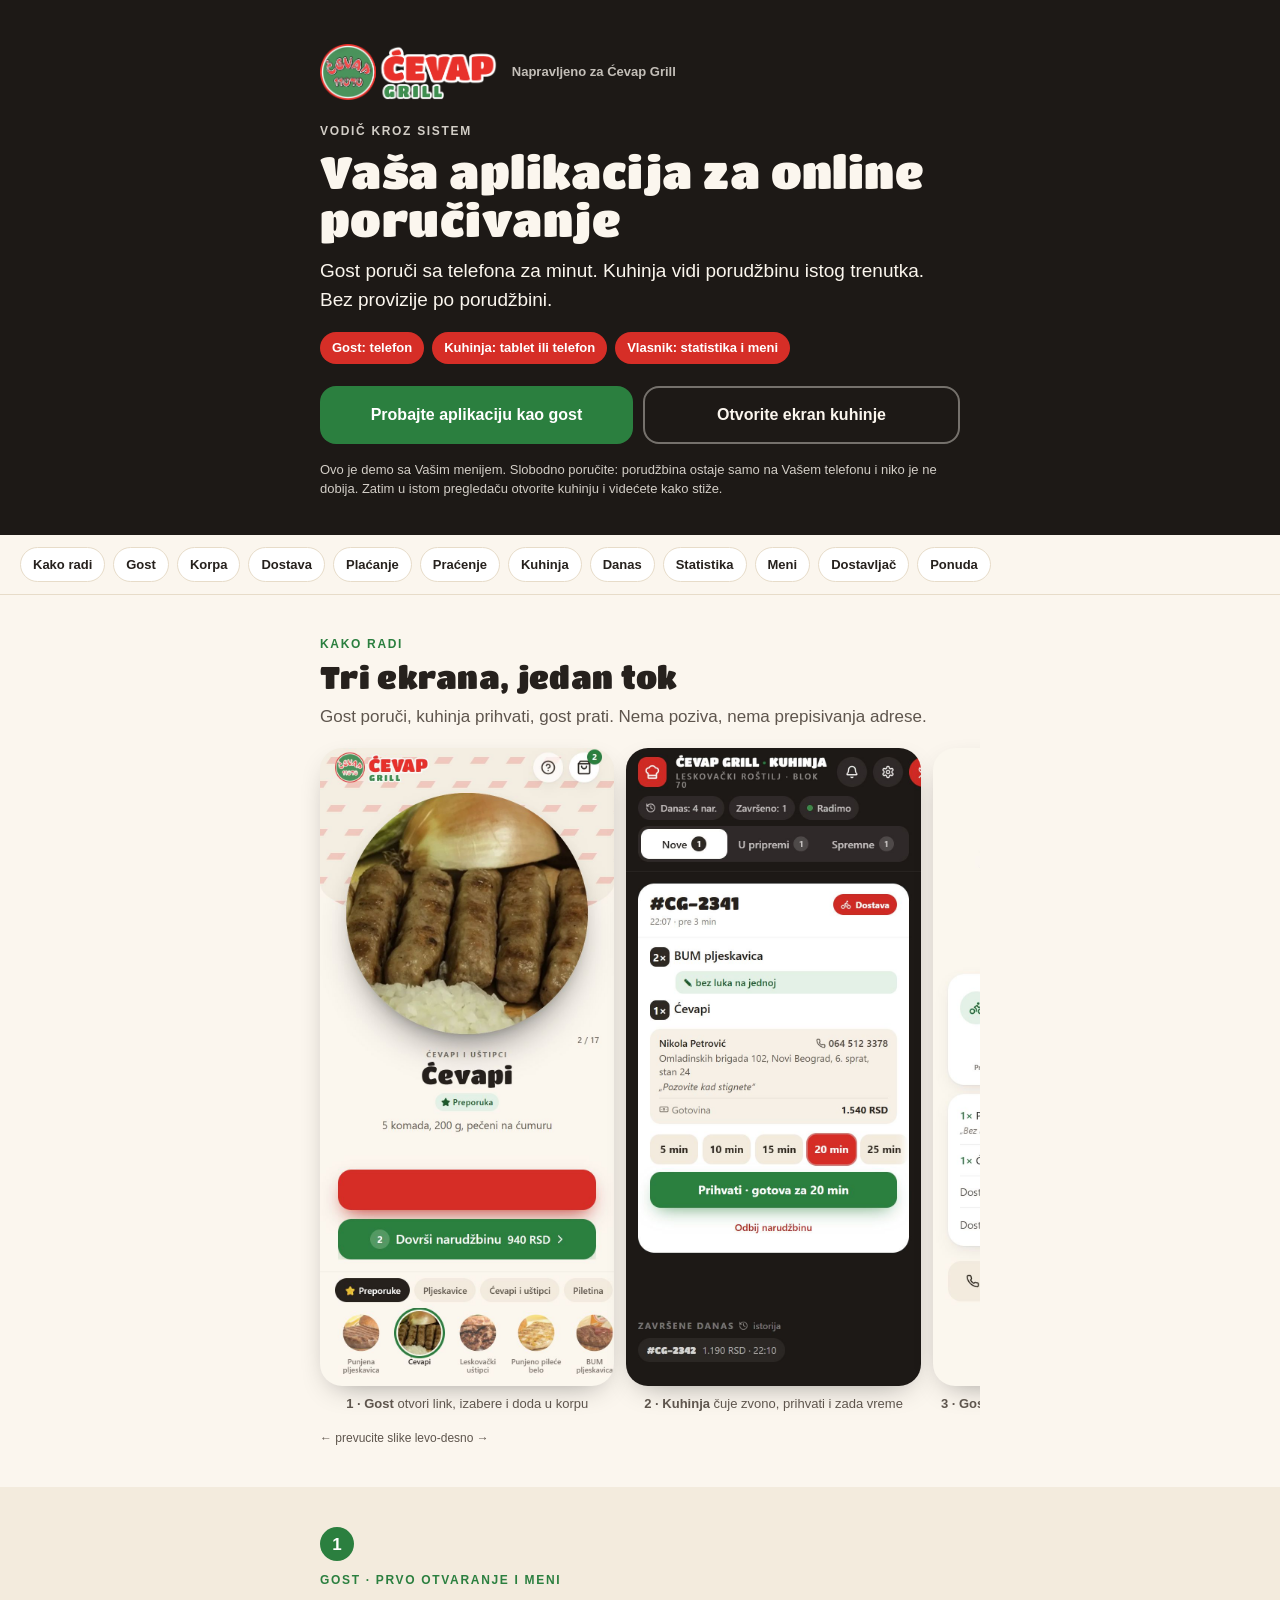
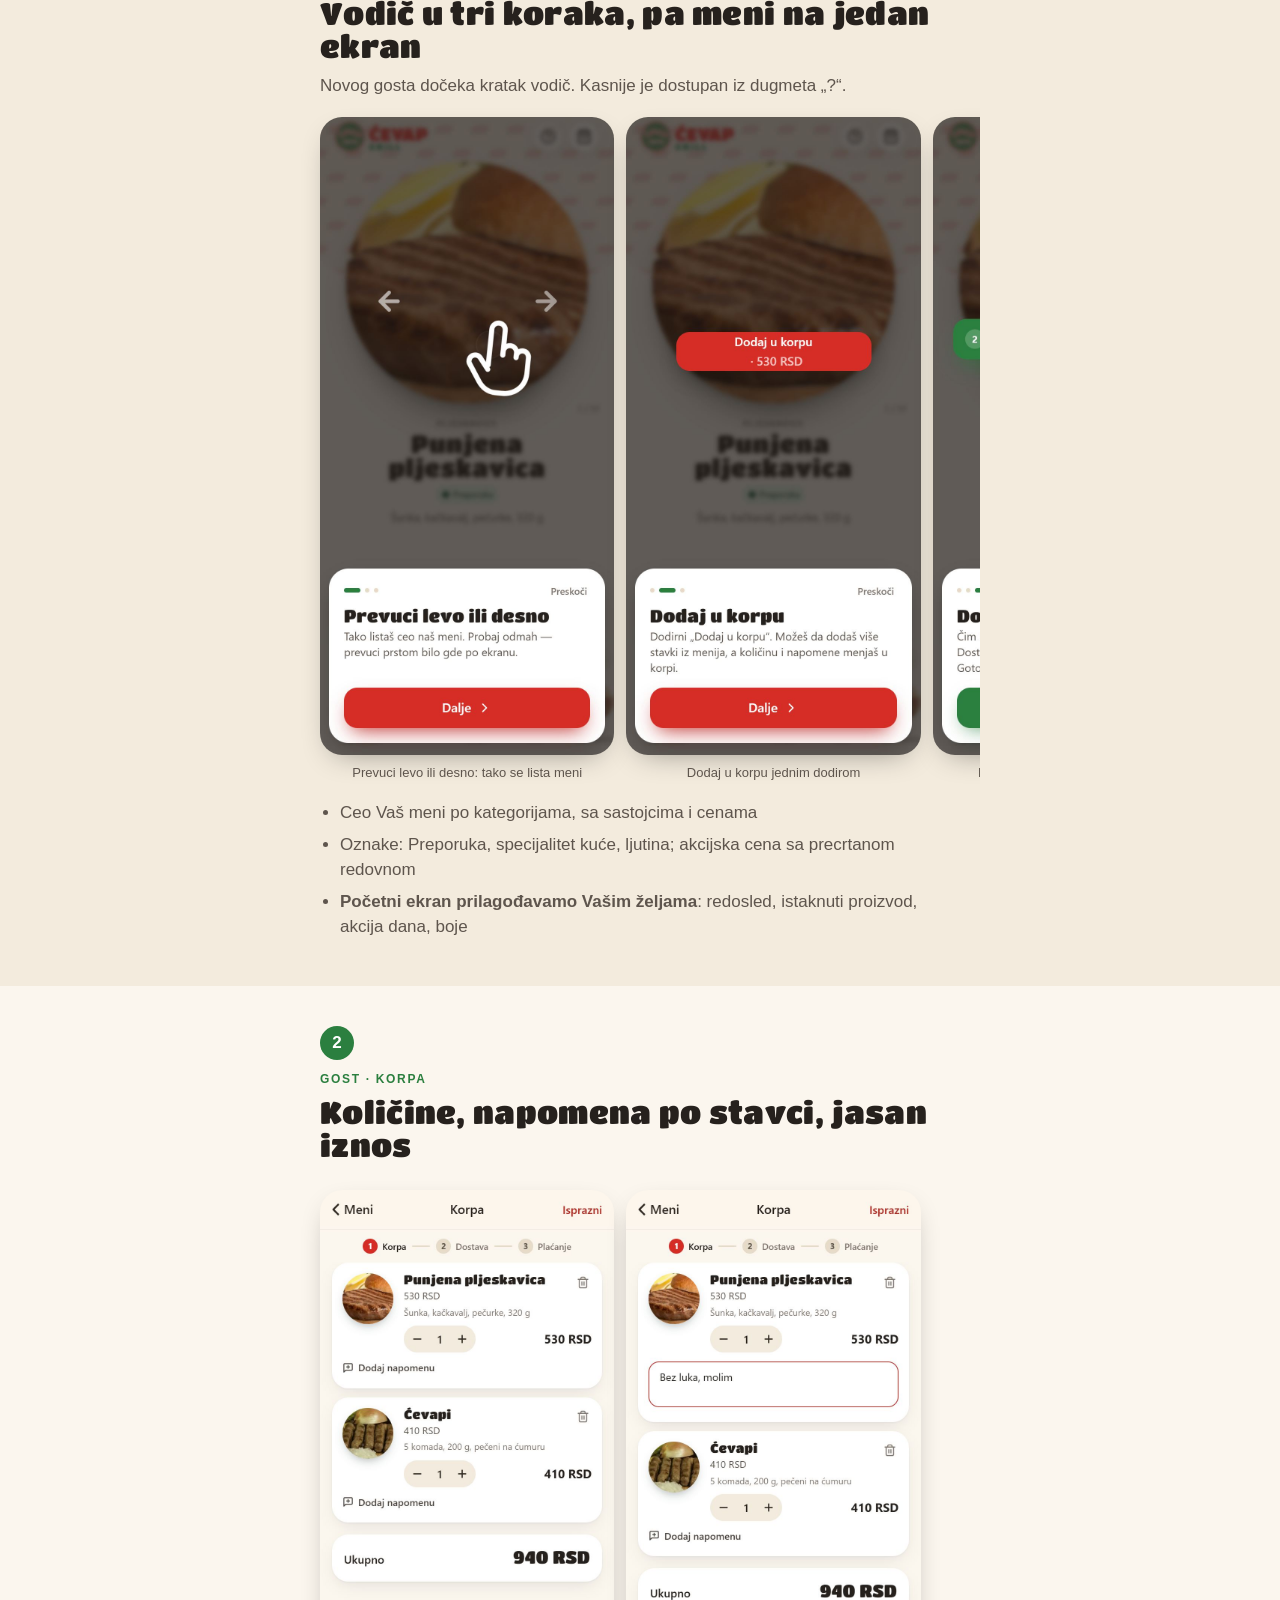
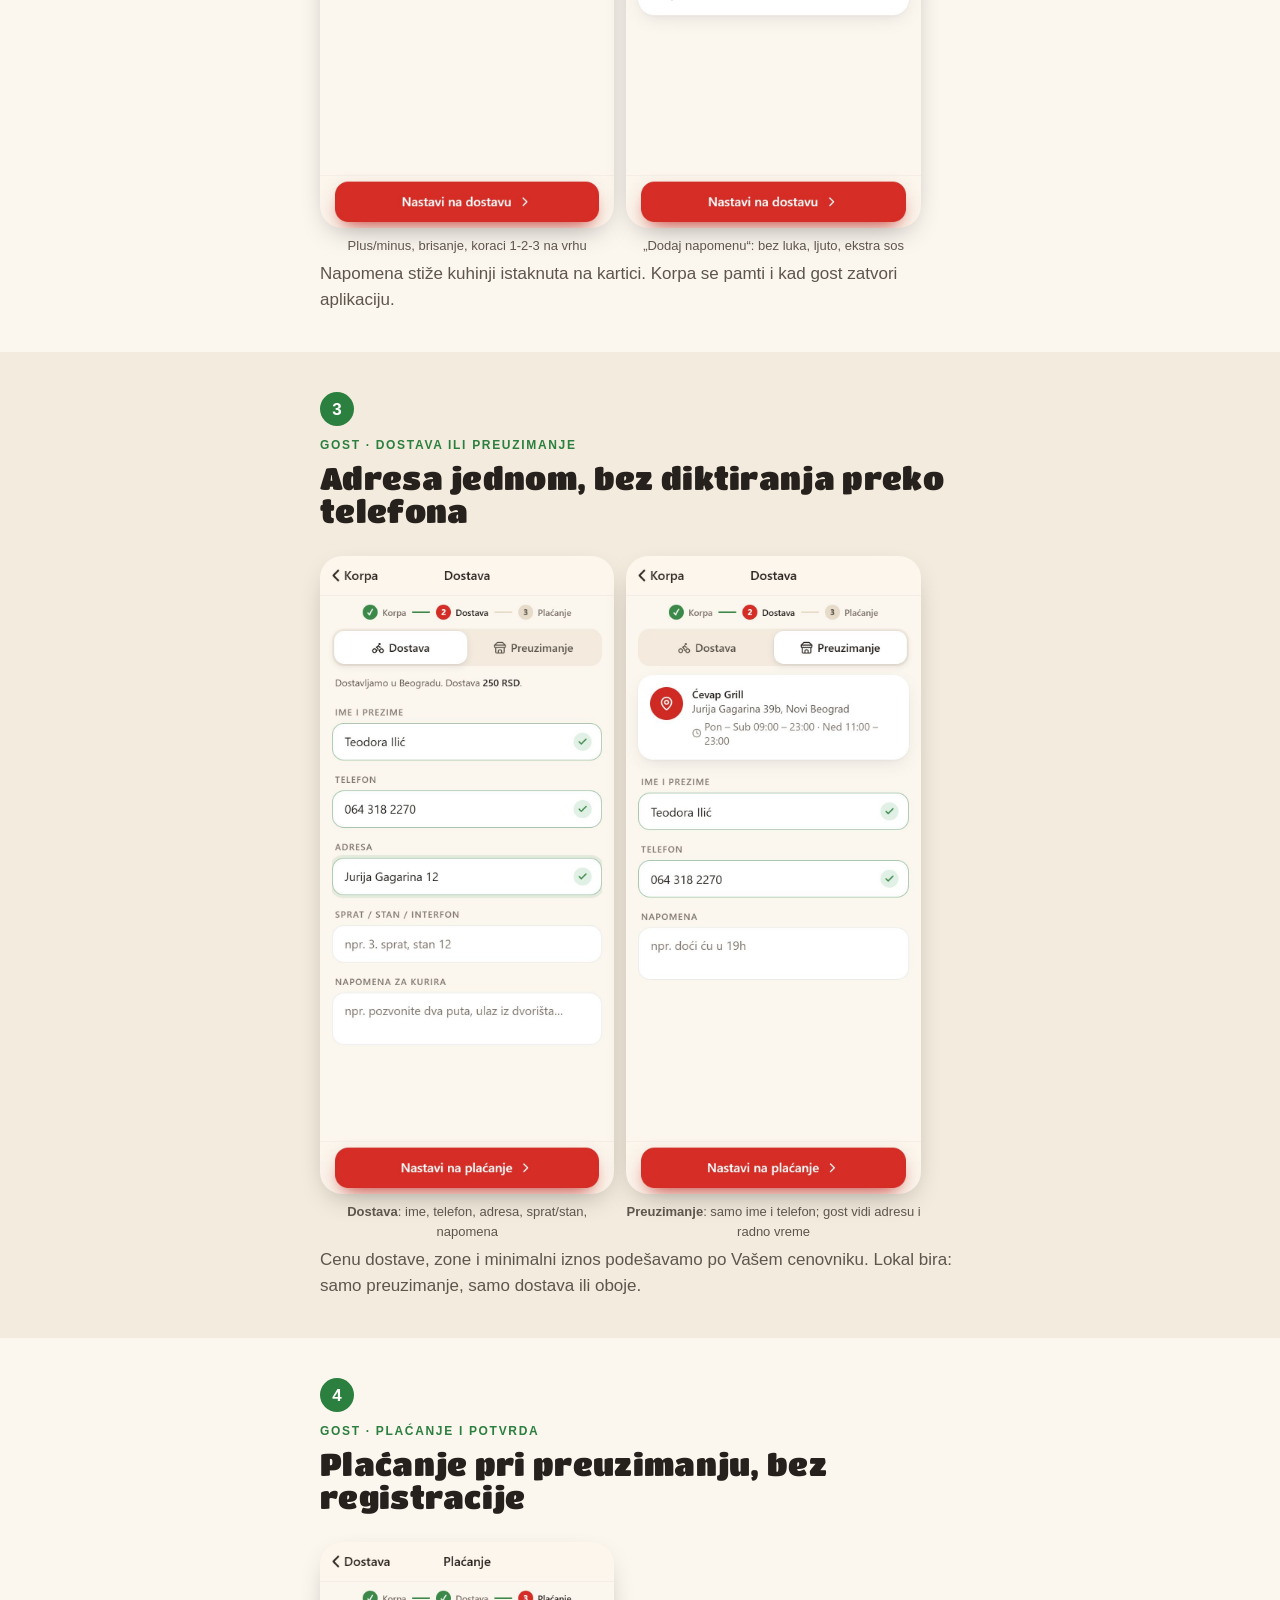
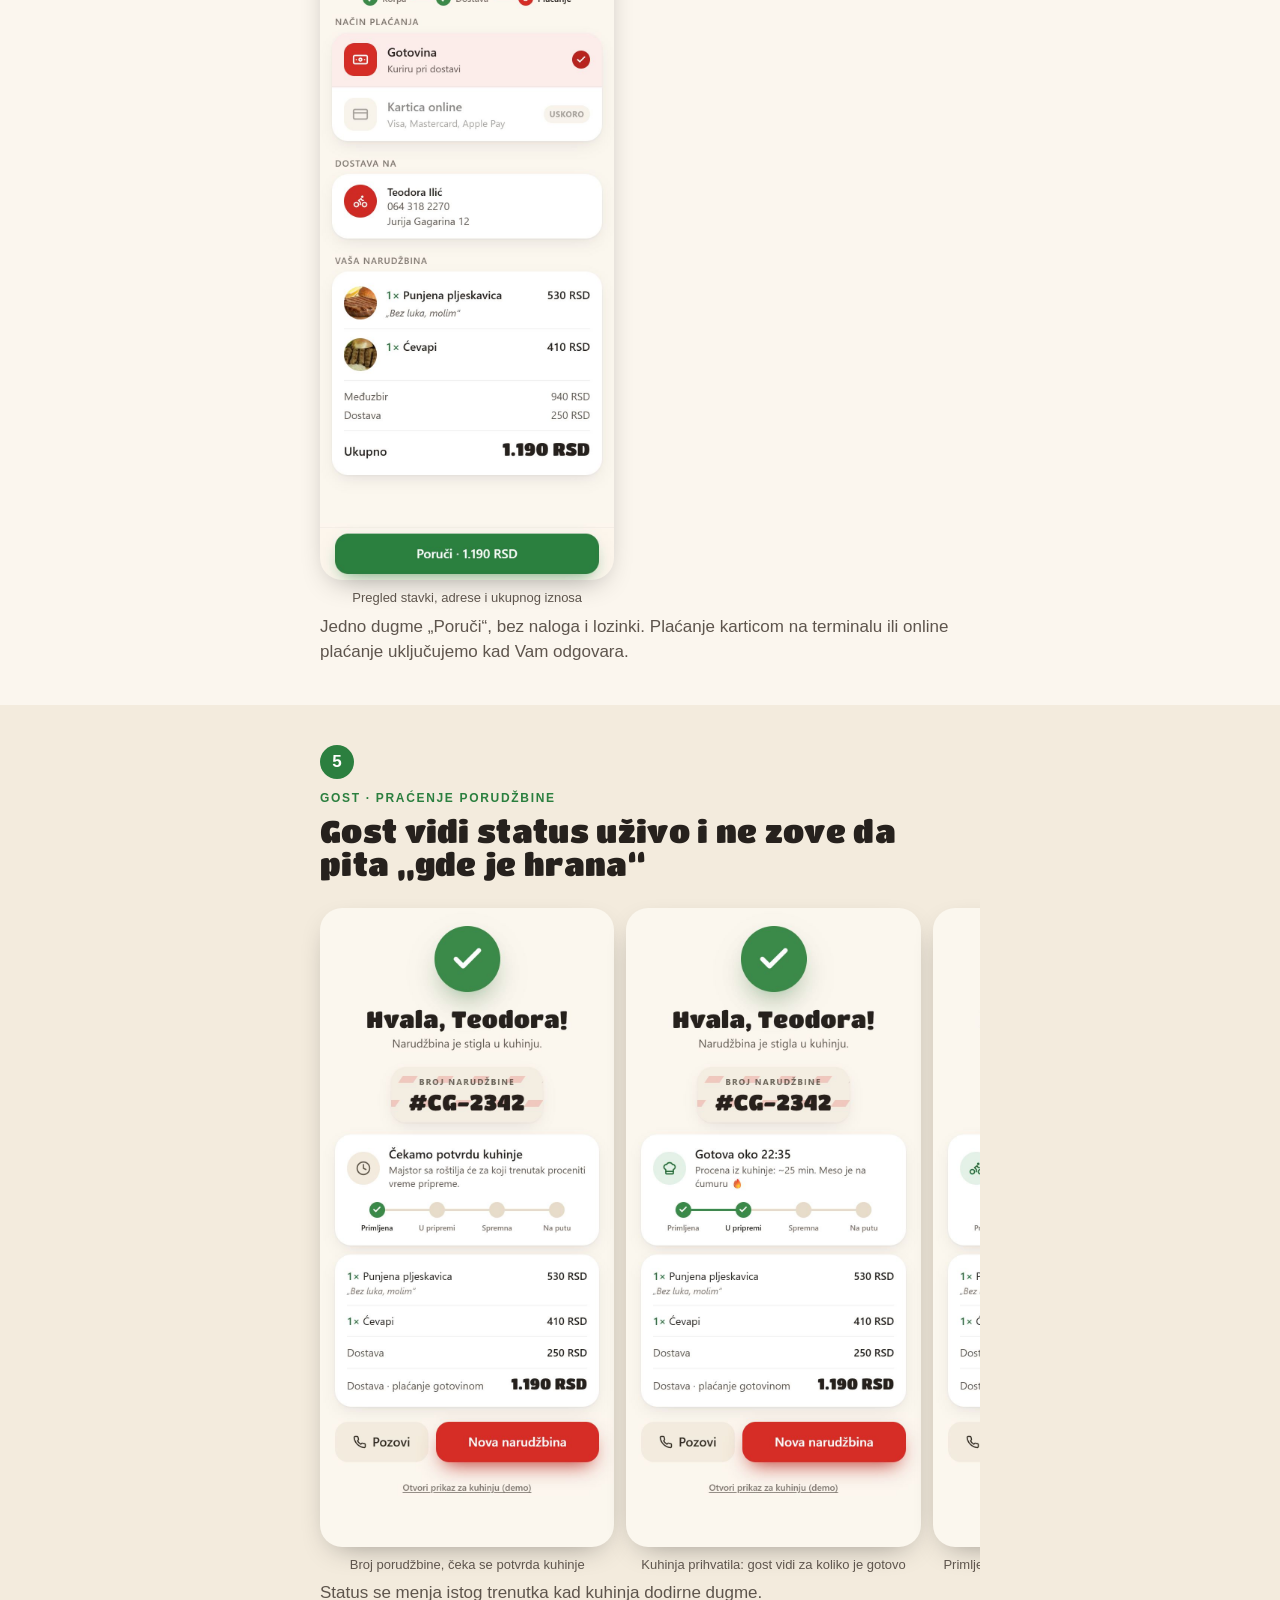
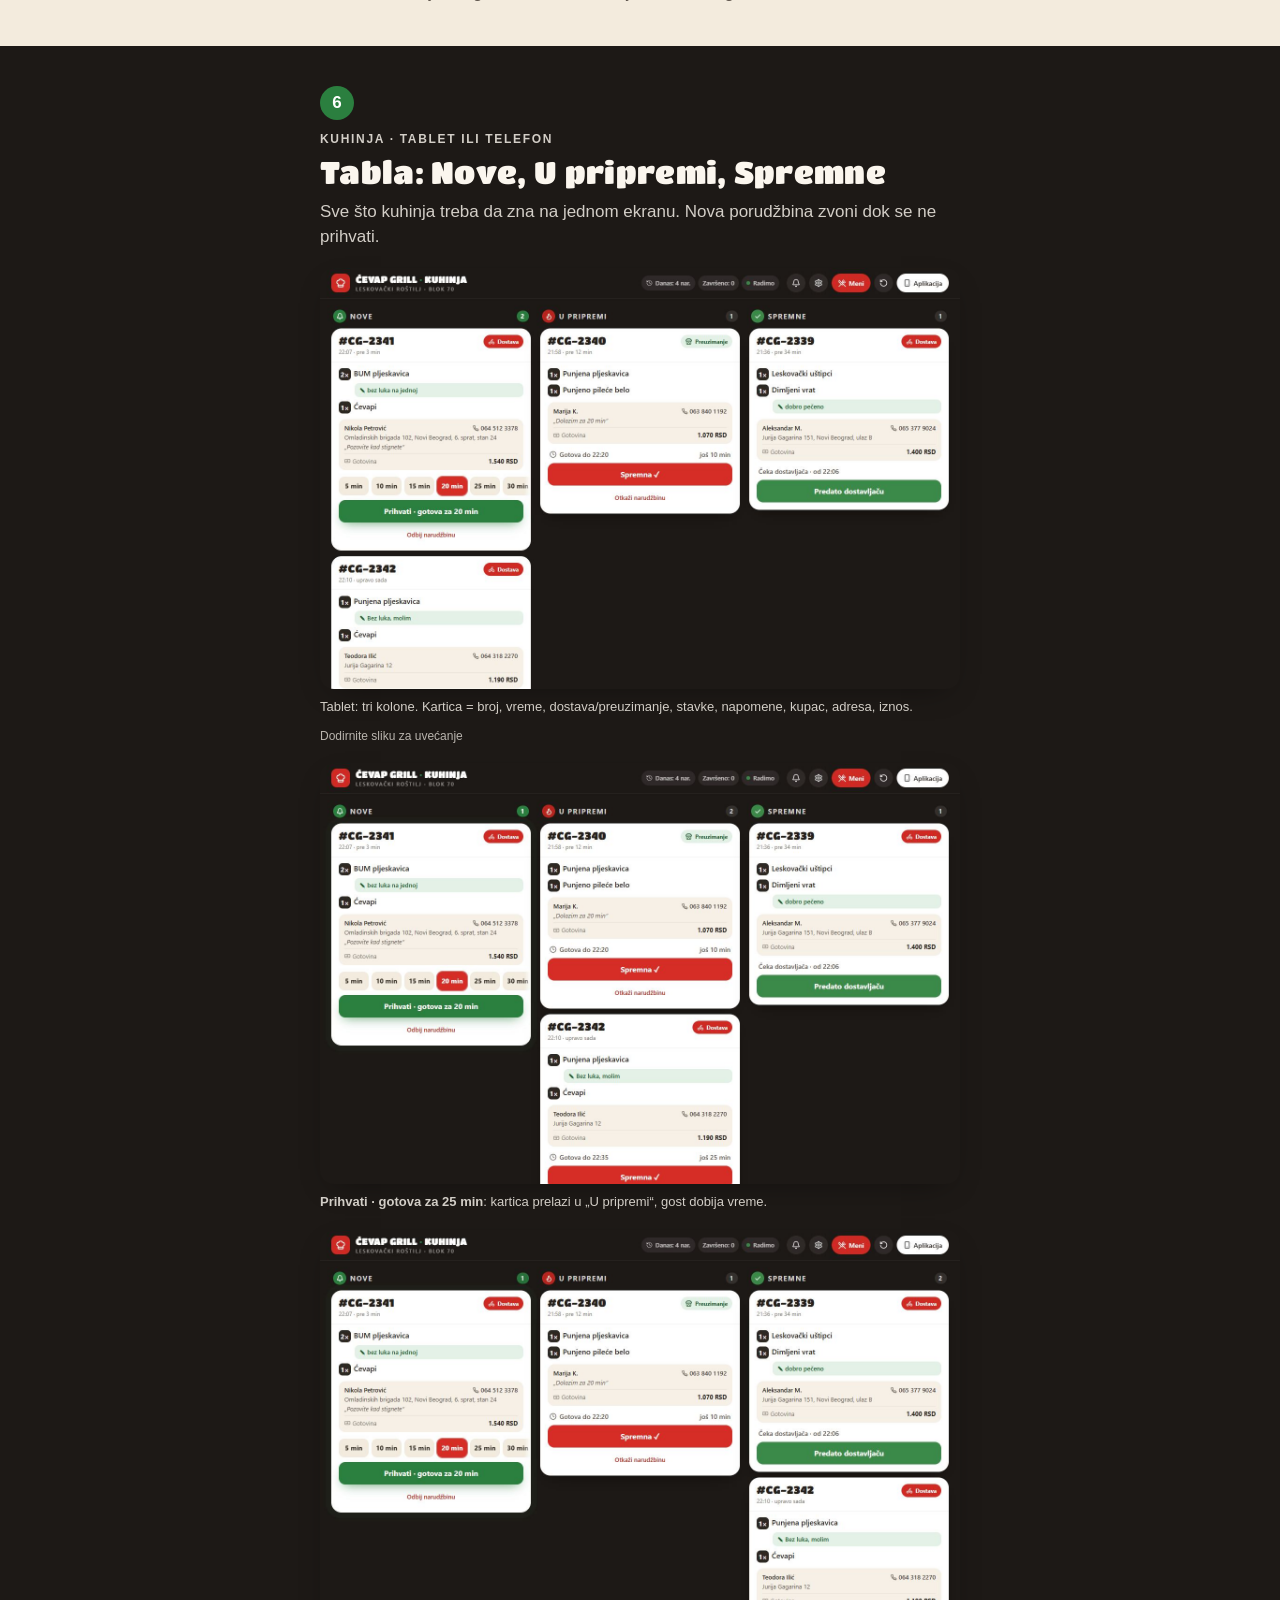
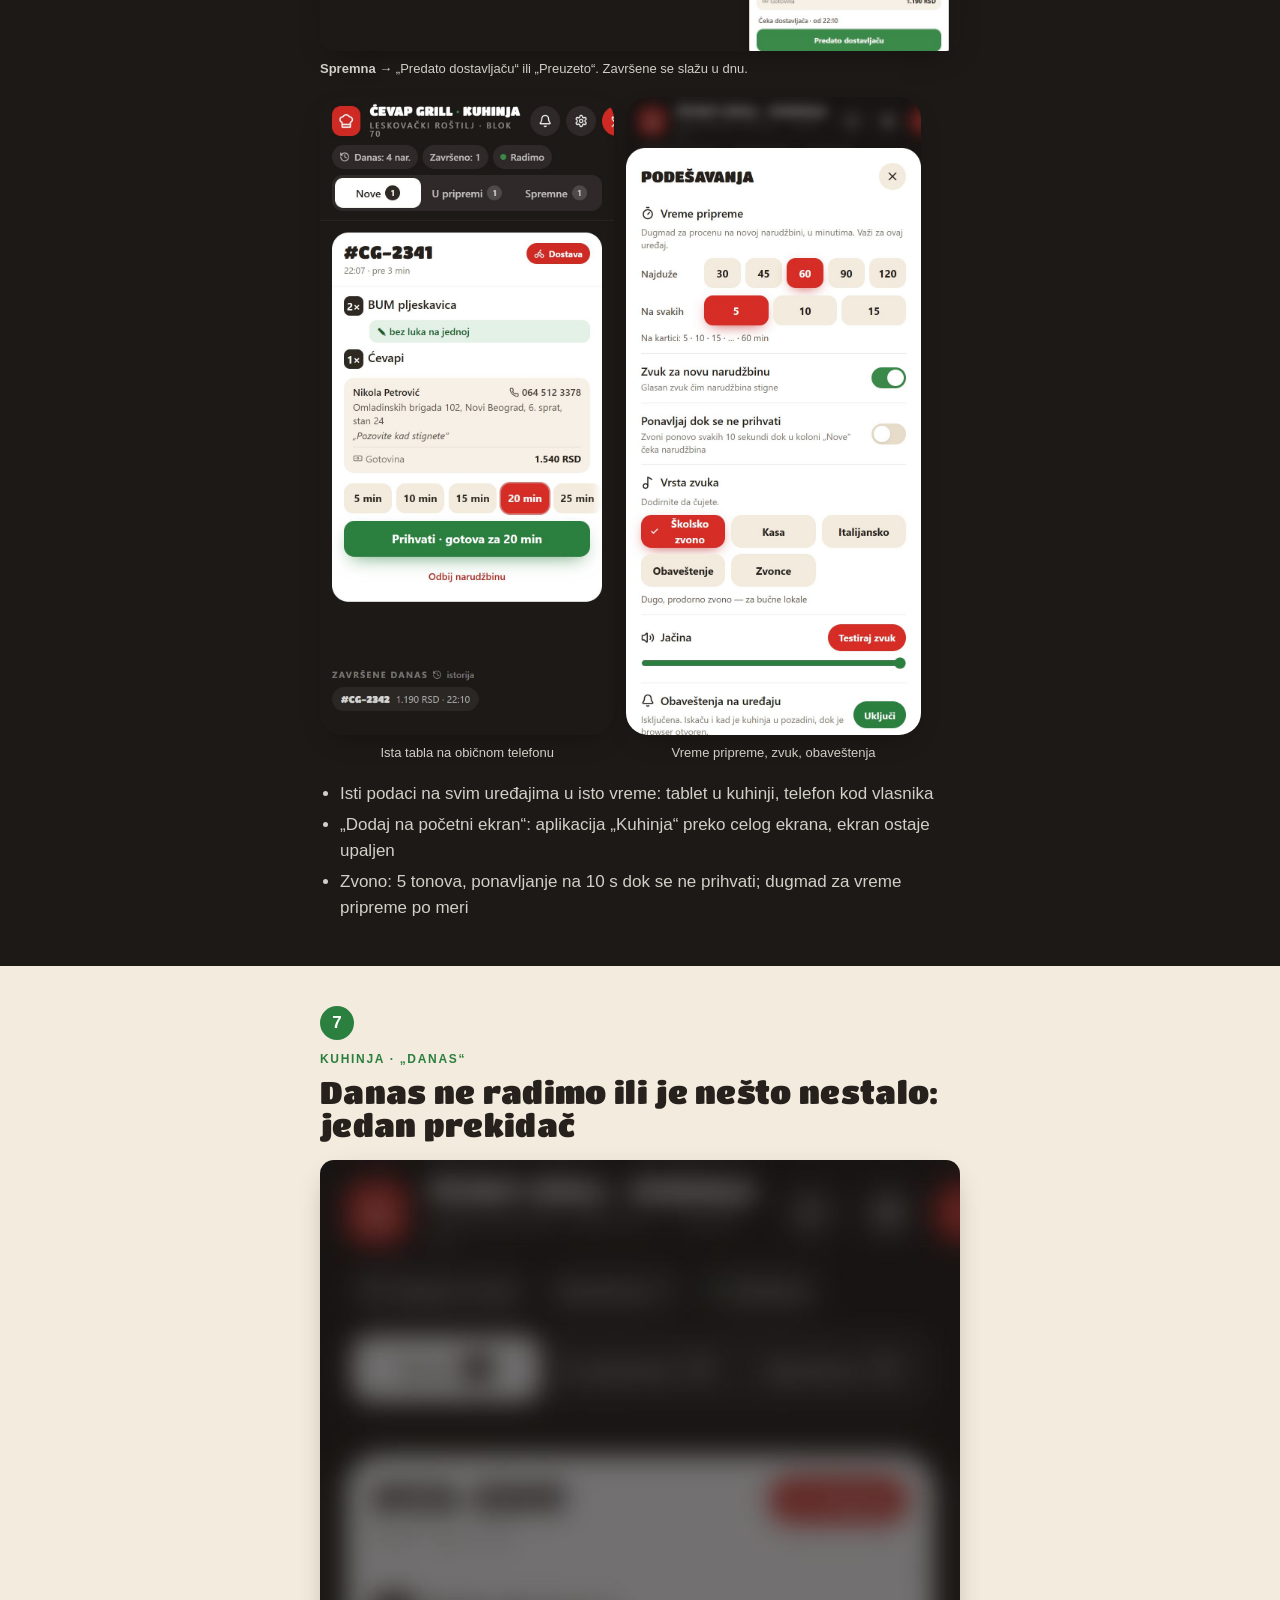
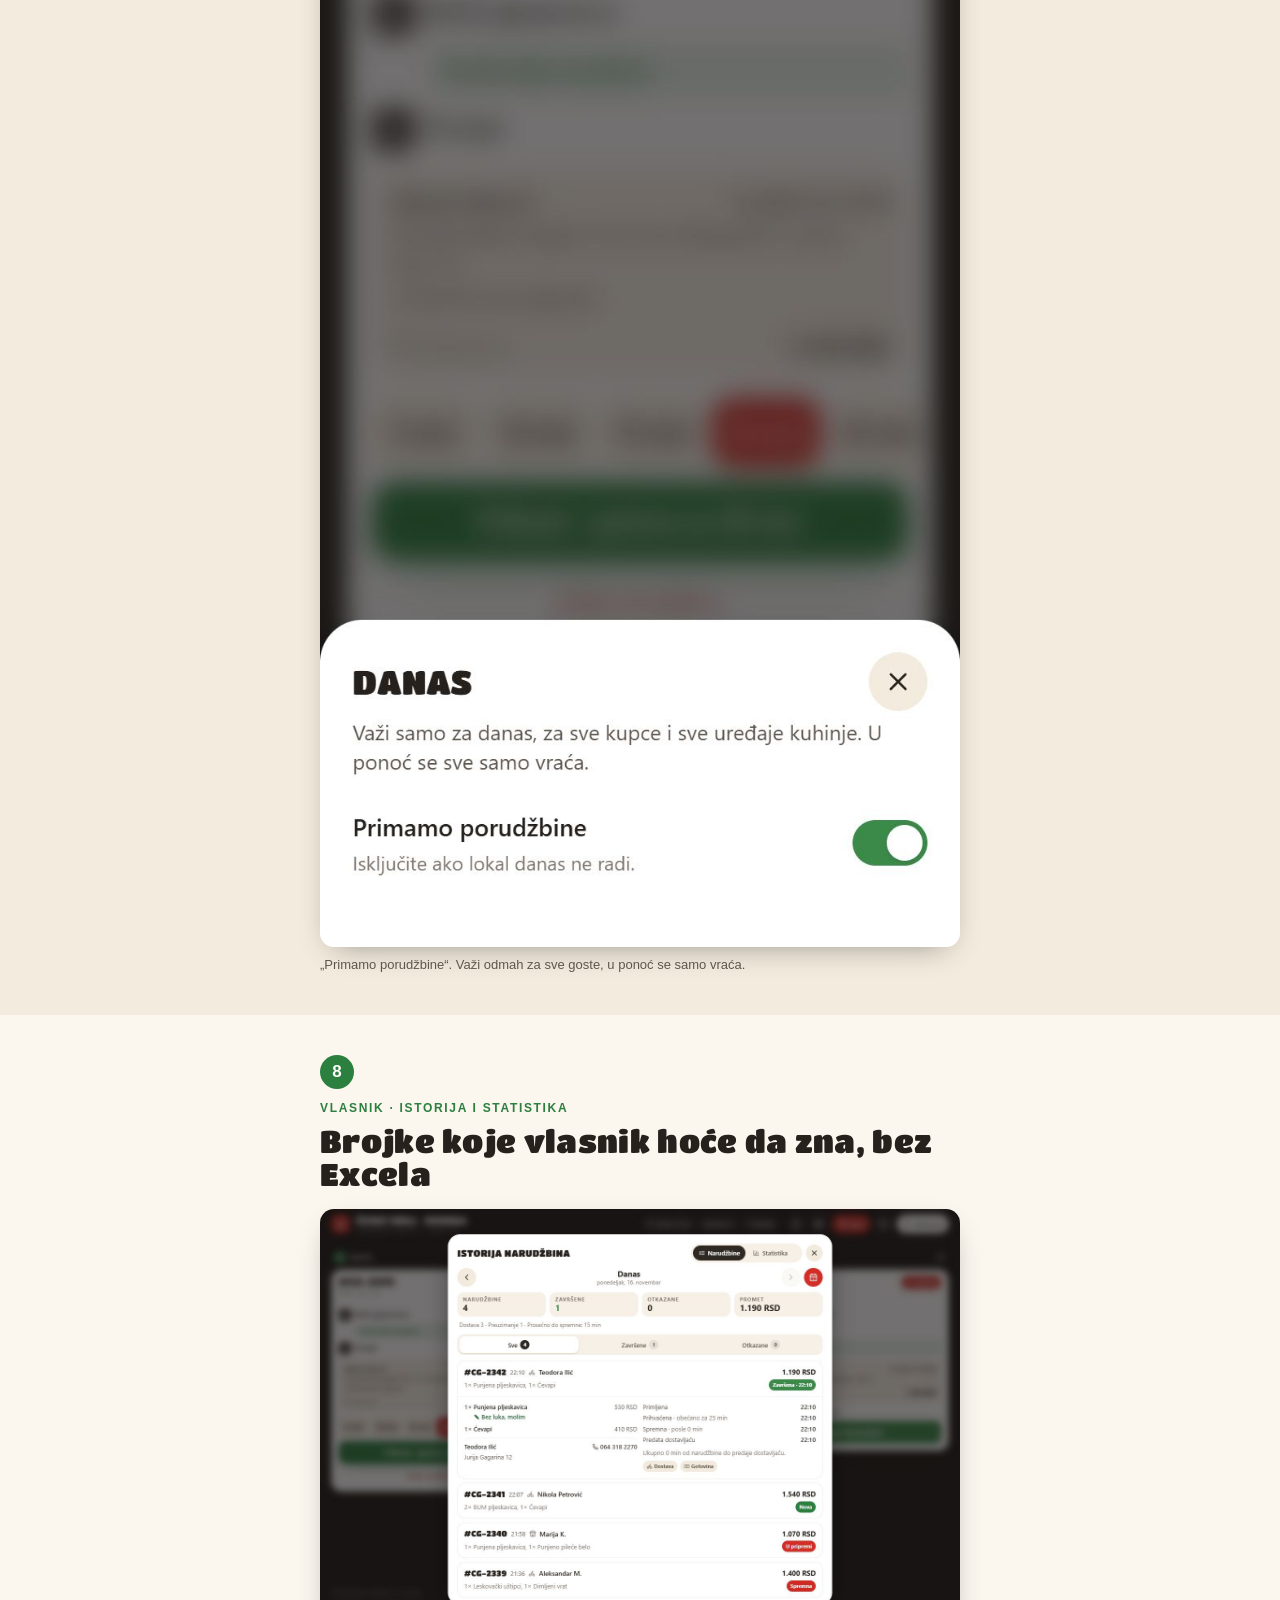
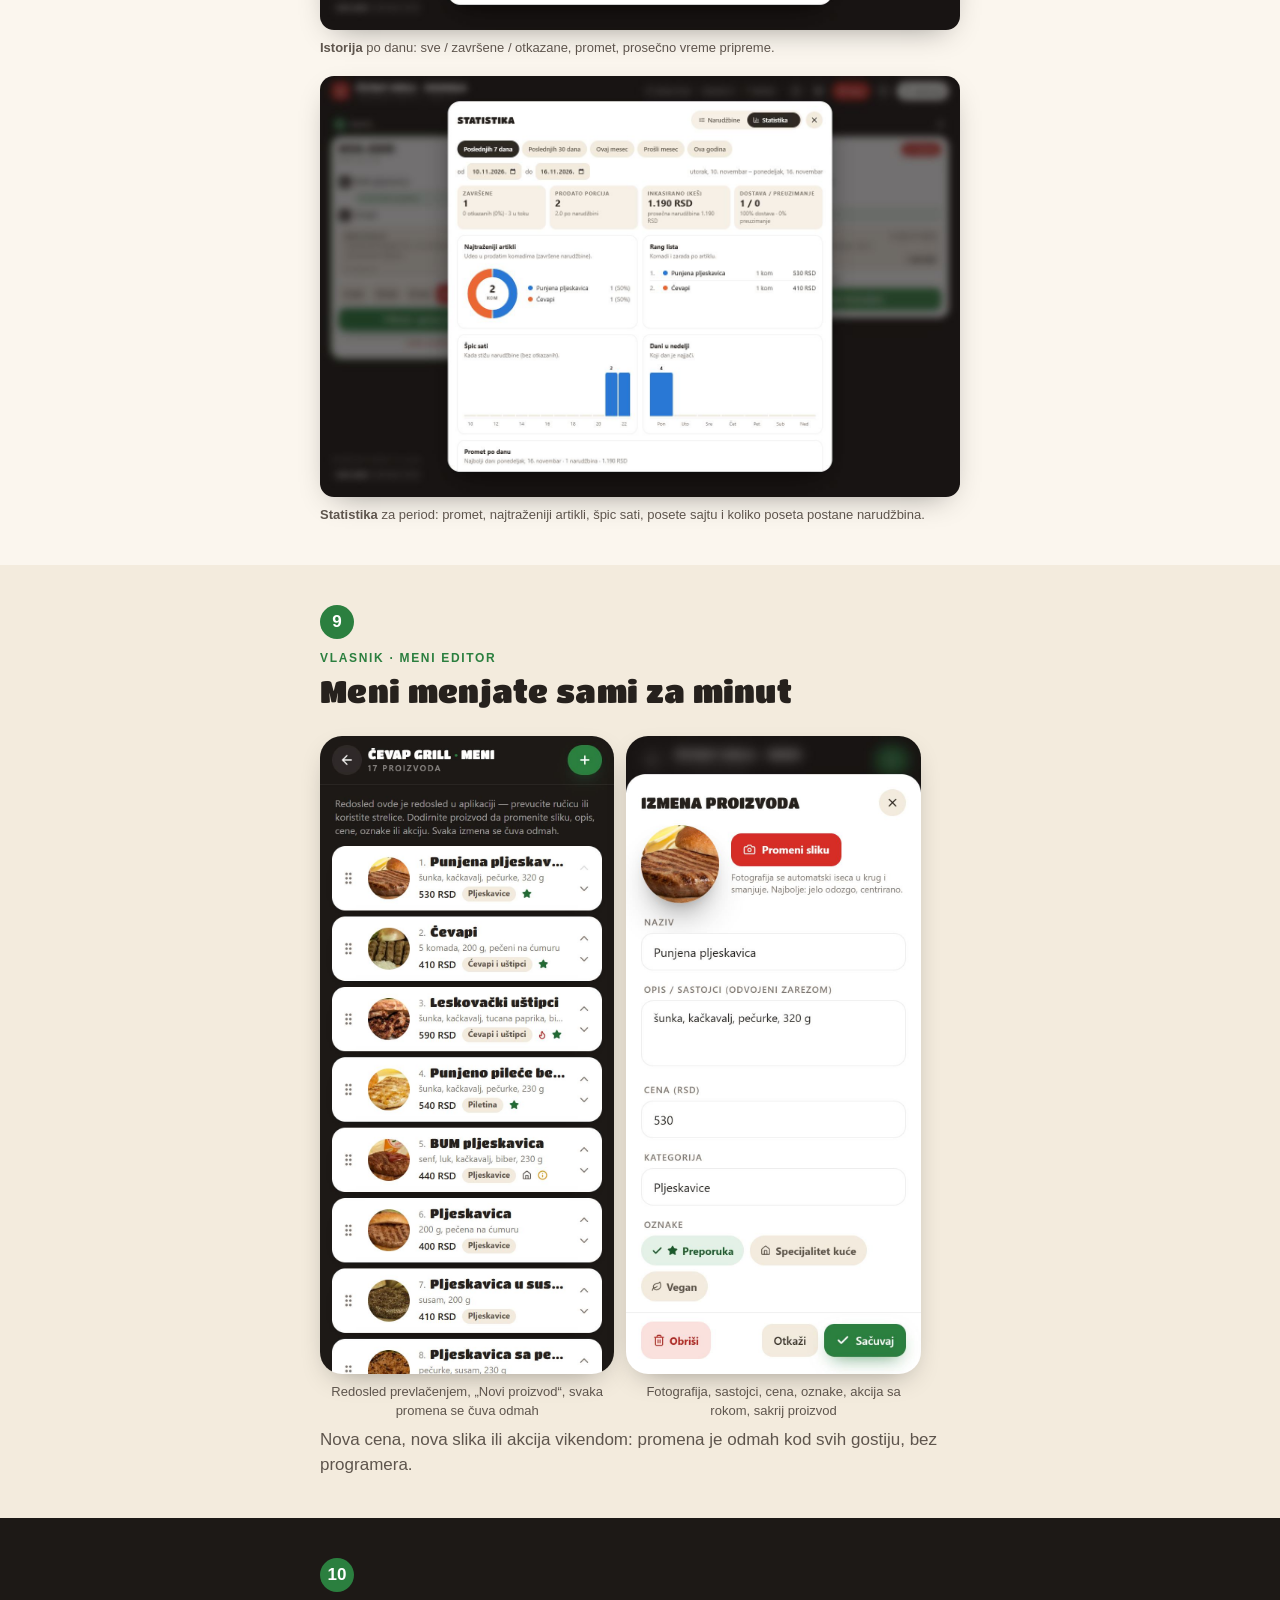
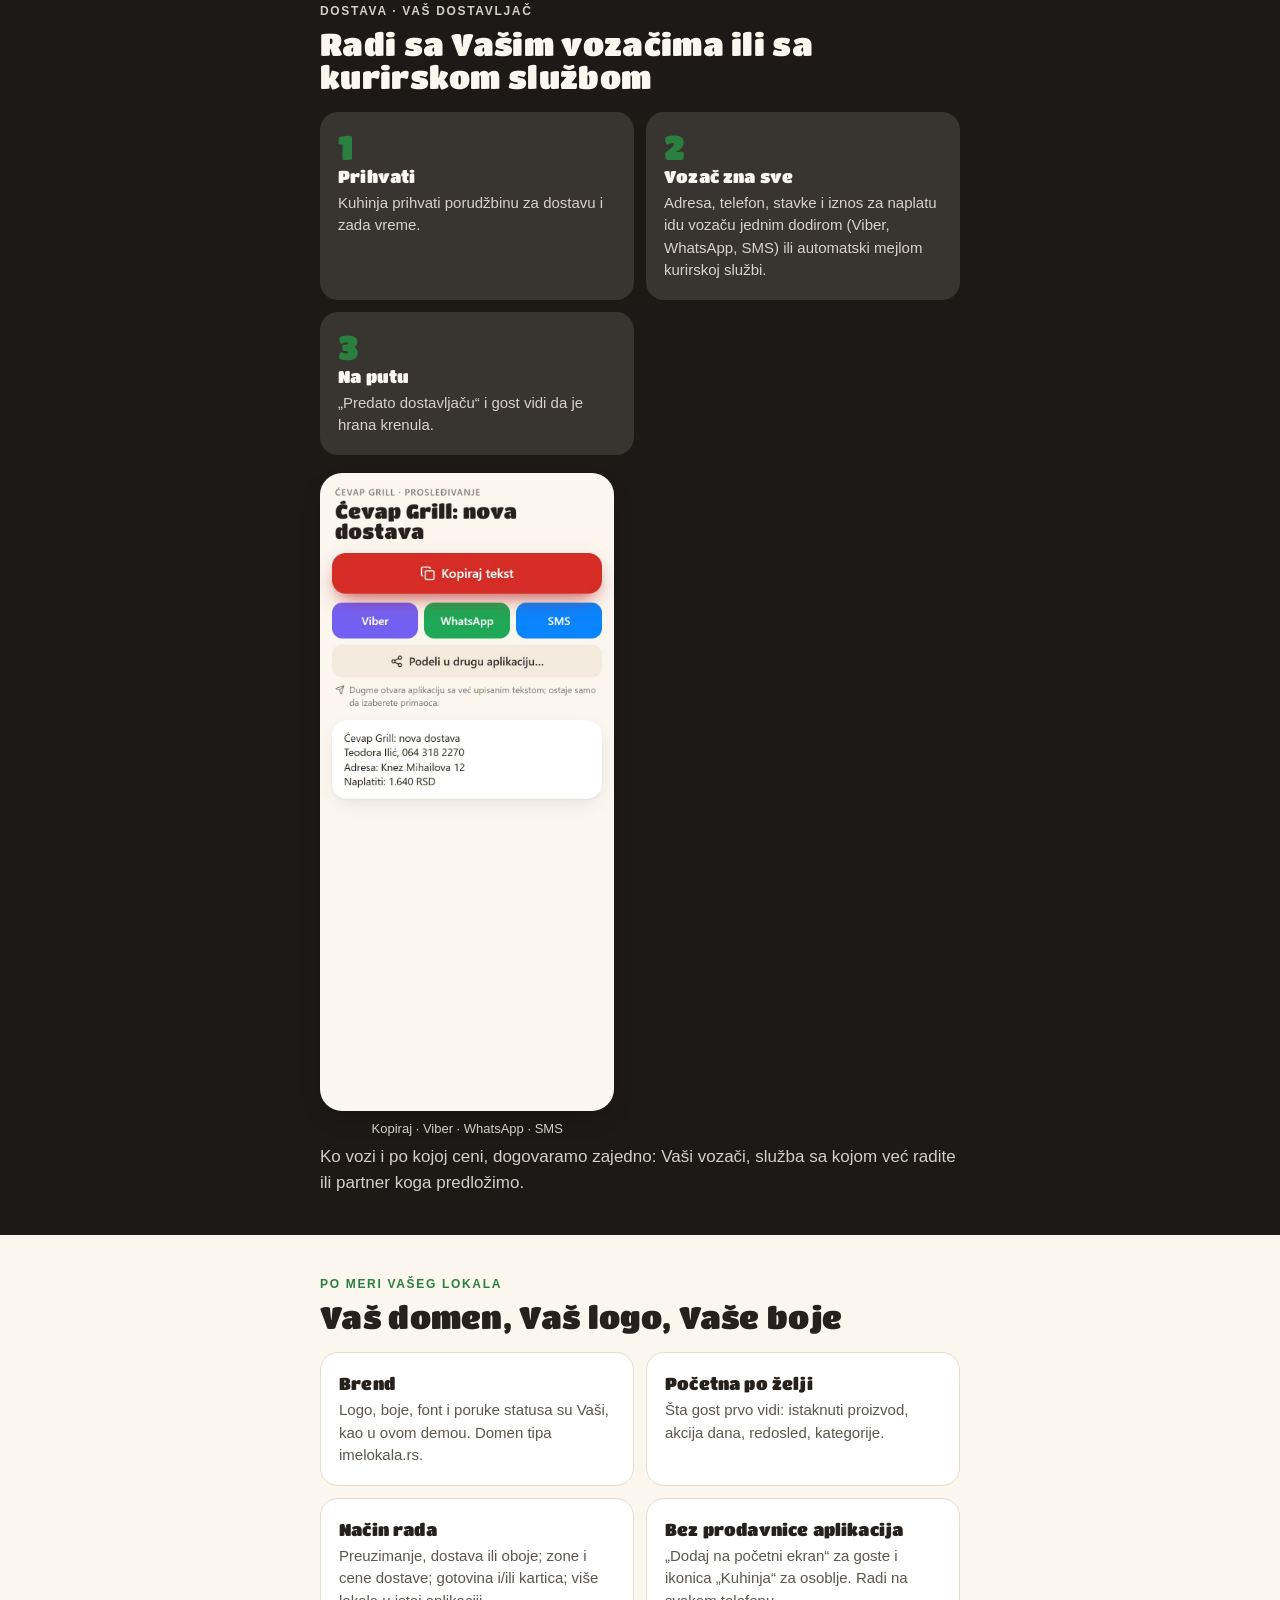
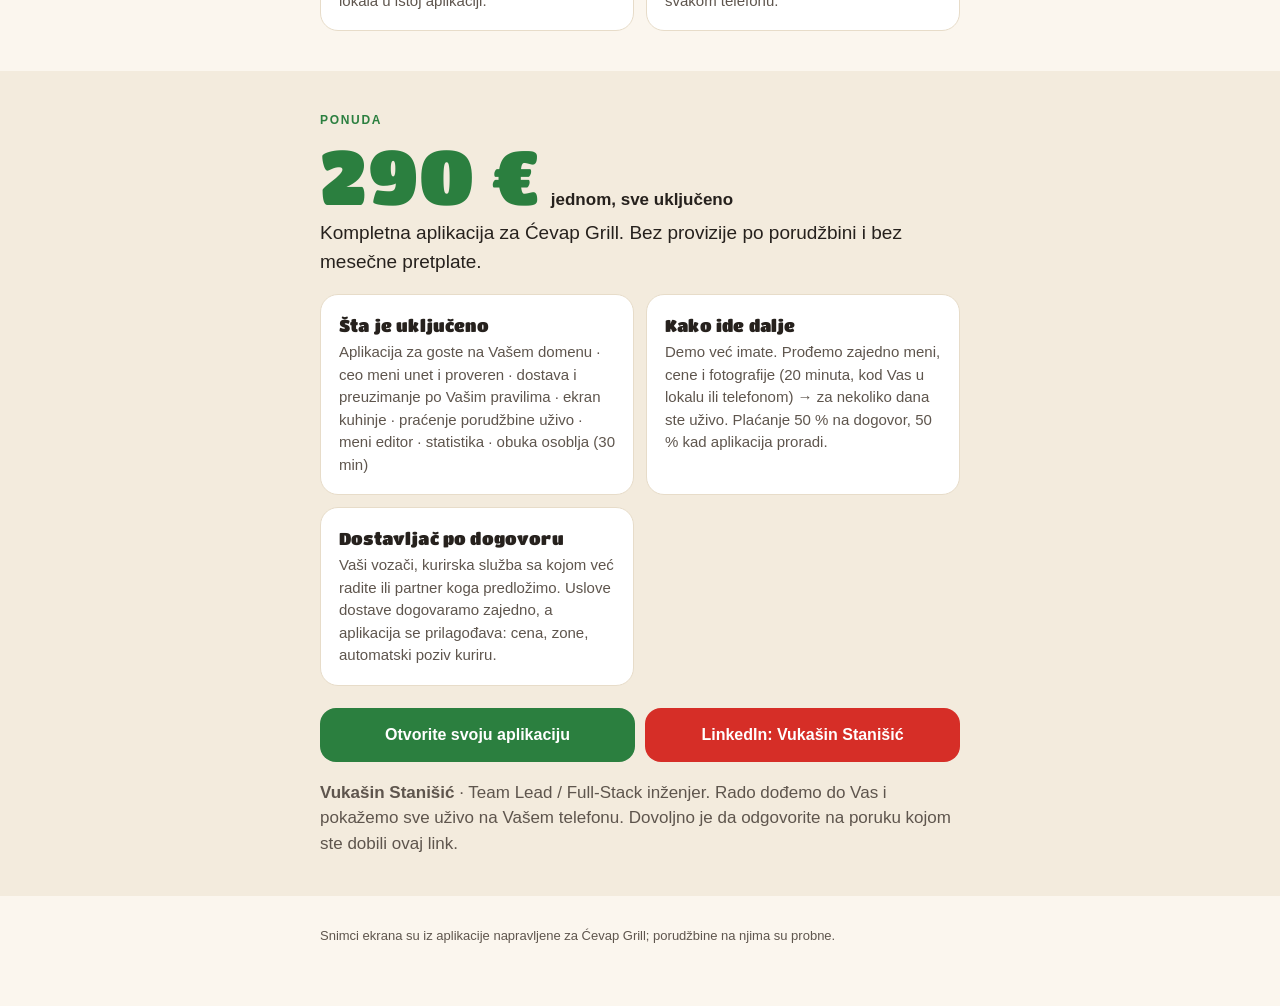
<file: vodic/index.html>
<!DOCTYPE html>
<html lang="sr">
<head>
<meta charset="utf-8">
<meta name="viewport" content="width=device-width, initial-scale=1">
<title>Ćevap Grill · vodič kroz aplikaciju</title>
<meta name="description" content="Kako radi aplikacija za online poručivanje napravljena za Ćevap Grill: gost, kuhinja, vlasnik.">
<meta name="theme-color" content="#1D1916">
<link rel="icon" href="../favicon.png">
<meta property="og:title" content="Ćevap Grill · Vaša aplikacija za poručivanje">
<meta property="og:description" content="Vodič kroz sistem: kako gost poručuje, kako kuhinja prima porudžbine i šta vlasnik vidi.">
<meta property="og:image" content="https://vukasin00.github.io/cevap-grill-bg/icon-512.png">
<style>
/* self-hosted display font (latin + latin-ext for Serbian diacritics); ../ is filled in by vite.config.ts */
@font-face {
  font-family: 'Titan One';
  font-style: normal;
  font-weight: 400;
  font-display: swap;
  src: url(../fonts/titan-one-400-latin-ext.woff2) format('woff2');
  unicode-range: U+0100-02BA, U+02BD-02C5, U+02C7-02CC, U+02CE-02D7, U+02DD-02FF, U+0304, U+0308, U+0329, U+1D00-1DBF, U+1E00-1E9F, U+1EF2-1EFF, U+2020, U+20A0-20AB, U+20AD-20C4, U+2113, U+2C60-2C7F, U+A720-A7FF;
}
@font-face {
  font-family: 'Titan One';
  font-style: normal;
  font-weight: 400;
  font-display: swap;
  src: url(../fonts/titan-one-400-latin.woff2) format('woff2');
  unicode-range: U+0000-00FF, U+0131, U+0152-0153, U+02BB-02BC, U+02C6, U+02DA, U+02DC, U+0304, U+0308, U+0329, U+2000-206F, U+20AC, U+2122, U+2191, U+2193, U+2212, U+2215, U+FEFF, U+FFFD;
}

  :root{--bg:#FBF6EE;--card:#FFFFFF;--inset:#F3EBDD;--line:#E7DCC9;--primary:#D62E27;--on-primary:#FFFFFF;--dark:#1D1916;--dark2:#26211D;--cta:#2B7F3F;--ink:#26211D;--ink2:#5E554D;--display:"Titan One", "Arial Rounded MT Bold", "Arial Black", sans-serif}
  *{box-sizing:border-box;margin:0;padding:0}
  html{scroll-behavior:smooth;-webkit-text-size-adjust:100%}
  body{font-family:-apple-system,BlinkMacSystemFont,"Segoe UI",Roboto,Inter,Arial,sans-serif;background:var(--bg);color:var(--ink);line-height:1.5;font-size:17px}
  .wrap{max-width:680px;margin:0 auto;padding:0 20px}
  h1,h2,h3,.big{font-family:var(--display);font-weight:400;letter-spacing:0.01em;text-transform:none;line-height:1.06}
  h1{font-size:clamp(28px,7.4vw,45px)}
  h2{font-size:clamp(21px,5.5vw,31px);margin-bottom:10px}
  h3{font-size:17px}
  p{color:var(--ink2)}
  .eyebrow{font-size:12px;font-weight:700;letter-spacing:.14em;text-transform:uppercase;color:var(--cta);margin-bottom:8px}
  .lead{font-size:19px;color:var(--ink)}
  .dark{background:var(--dark);color:var(--bg)}
  .dark p,.dark li{color:var(--bg);opacity:.82}
  .dark .lead{color:var(--bg);opacity:1}
  .alt{background:var(--inset)}
  section{padding:40px 0}
  header.hero{padding:44px 0 36px}
  .brand{display:flex;align-items:center;gap:14px;margin-bottom:22px}
  .brand img{height:56px;width:auto;max-width:200px;object-fit:contain;border-radius:14px}
  .brand span{font-size:13px;font-weight:600;opacity:.75}
  .pills{display:flex;flex-wrap:wrap;gap:8px;margin-top:18px}
  .pill{background:var(--primary);color:var(--on-primary);border-radius:999px;padding:6px 12px;font-size:13px;font-weight:600}
  .btns{display:flex;flex-direction:column;gap:10px;margin-top:22px}
  .btn{display:flex;align-items:center;justify-content:center;gap:8px;padding:15px 18px;border-radius:16px;font-weight:700;text-decoration:none;font-size:16px;text-align:center}
  .btn-cta{background:var(--cta);color:#fff}
  .btn-primary{background:var(--primary);color:var(--on-primary)}
  .btn-ghost{background:transparent;color:var(--bg);border:2px solid color-mix(in srgb,var(--bg) 40%,transparent)}
  .small{font-size:13px}
  .toc{display:flex;gap:8px;overflow-x:auto;padding:12px 20px;scrollbar-width:none;background:var(--bg);position:sticky;top:0;z-index:5;border-bottom:1px solid var(--line)}
  .toc::-webkit-scrollbar{display:none}
  .toc a{white-space:nowrap;background:var(--card);border:1px solid var(--line);border-radius:999px;padding:7px 12px;font-size:13px;font-weight:600;color:var(--ink);text-decoration:none}
  .num{display:inline-flex;align-items:center;justify-content:center;width:34px;height:34px;border-radius:50%;background:var(--cta);color:#fff;font-weight:800;font-size:17px;margin-bottom:10px}
  ul{padding-left:20px;margin:12px 0 0}
  li{color:var(--ink2);margin-bottom:6px}
  b{font-weight:700;color:inherit}
  .strip{display:flex;gap:12px;overflow-x:auto;scroll-snap-type:x mandatory;padding:18px 20px 6px;margin:0 -20px;scrollbar-width:none;-webkit-overflow-scrolling:touch}
  .strip::-webkit-scrollbar{display:none}
  .shot{flex:0 0 72%;max-width:300px;scroll-snap-align:center}
  .shot img{width:100%;height:auto;border-radius:22px;display:block;background:var(--dark2);box-shadow:0 10px 30px -14px rgba(0,0,0,.45)}
  .shot p{font-size:13px;margin-top:8px;text-align:center}
  .tab{margin-top:18px}
  .tab img{width:100%;height:auto;border-radius:14px;display:block;cursor:zoom-in;box-shadow:0 10px 30px -14px rgba(0,0,0,.45)}
  .tab p{font-size:13px;margin-top:8px}
  .hint{font-size:12px;color:var(--ink2);margin-top:10px}
  .dark .hint{color:var(--bg);opacity:.7}
  .steps,.cards{display:grid;gap:12px;margin-top:18px}
  .step{background:var(--inset);border-radius:18px;padding:18px}
  .dark .step{background:color-mix(in srgb,var(--bg) 12%,var(--dark))}
  .step .big{font-size:34px;color:var(--cta);line-height:1}
  .step h3,.card h3{margin:4px 0 6px}
  .step p,.card p{font-size:15px}
  .card{background:var(--card);border-radius:18px;padding:18px;border:1px solid var(--line)}
  .price{display:flex;align-items:baseline;gap:10px;flex-wrap:wrap}
  .price .big{font-size:76px;color:var(--cta);line-height:1}
  a{color:var(--cta)}
  footer{padding:30px 0 60px;font-size:13px;color:var(--ink2)}
  .lb{position:fixed;inset:0;background:rgba(10,10,10,.96);display:none;z-index:50;overflow:auto;-webkit-overflow-scrolling:touch}
  .lb.on{display:block}
  .lb img{display:block;width:auto;max-width:none;min-width:100%;margin:0 auto}
  .lb .close{position:fixed;top:14px;right:14px;background:#fff;color:#111;border:0;border-radius:999px;padding:10px 16px;font-weight:700;font-size:15px;z-index:51}
  @media (min-width:700px){.steps,.cards{grid-template-columns:1fr 1fr}.btns{flex-direction:row}.btn{flex:1}.shot{flex-basis:46%}}
</style>
</head>
<body>

<header class="hero dark">
  <div class="wrap">
    <div class="brand"><img src="../logo.png" alt="Ćevap Grill"><span>Napravljeno za Ćevap Grill</span></div>
    <p class="eyebrow">Vodič kroz sistem</p>
    <h1>Vaša aplikacija za online poručivanje</h1>
    <p class="lead" style="margin-top:14px">Gost poruči sa telefona za minut. Kuhinja vidi porudžbinu istog trenutka. Bez provizije po porudžbini.</p>
    <div class="pills"><span class="pill">Gost: telefon</span><span class="pill">Kuhinja: tablet ili telefon</span><span class="pill">Vlasnik: statistika i meni</span></div>
    <div class="btns">
      <a class="btn btn-cta" href="https://vukasin00.github.io/cevap-grill-bg/">Probajte aplikaciju kao gost</a>
      <a class="btn btn-ghost" href="https://vukasin00.github.io/cevap-grill-bg/kuhinja">Otvorite ekran kuhinje</a>
    </div>
    <p class="small" style="margin-top:16px">Ovo je demo sa Vašim menijem. Slobodno poručite: porudžbina ostaje samo na Vašem telefonu i niko je ne dobija. Zatim u istom pregledaču otvorite kuhinju i videćete kako stiže.</p>
  </div>
</header>

<nav class="toc">
  <a href="#kako">Kako radi</a><a href="#gost">Gost</a><a href="#korpa">Korpa</a><a href="#dostava">Dostava</a><a href="#placanje">Plaćanje</a><a href="#pracenje">Praćenje</a><a href="#kuhinja">Kuhinja</a><a href="#danas">Danas</a><a href="#statistika">Statistika</a><a href="#meni">Meni</a><a href="#kurir">Dostavljač</a><a href="#ponuda">Ponuda</a>
</nav>

<section id="kako">
  <div class="wrap">
    <p class="eyebrow">Kako radi</p>
    <h2>Tri ekrana, jedan tok</h2>
    <p>Gost poruči, kuhinja prihvati, gost prati. Nema poziva, nema prepisivanja adrese.</p>
    <div class="strip">
      <div class="shot"><img src="img/home-added.jpg" alt="Gost dodaje u korpu" loading="lazy"><p><b>1 · Gost</b> otvori link, izabere i doda u korpu</p></div>
      <div class="shot"><img src="img/kuhinja-tel.jpg" alt="Kuhinja na telefonu" loading="lazy"><p><b>2 · Kuhinja</b> čuje zvono, prihvati i zada vreme</p></div>
      <div class="shot"><img src="img/status2.jpg" alt="Gost prati status" loading="lazy"><p><b>3 · Gost</b> uživo vidi: u pripremi, spremna, na putu</p></div>
    </div>
    <p class="hint">← prevucite slike levo-desno →</p>
  </div>
</section>

<section id="gost" class="alt">
  <div class="wrap">
    <span class="num">1</span>
    <p class="eyebrow">Gost · prvo otvaranje i meni</p>
    <h2>Vodič u tri koraka, pa meni na jedan ekran</h2>
    <p>Novog gosta dočeka kratak vodič. Kasnije je dostupan iz dugmeta „?“.</p>
    <div class="strip">
      <div class="shot"><img src="img/tut1.jpg" alt="Vodič korak 1" loading="lazy"><p>Prevuci levo ili desno: tako se lista meni</p></div>
      <div class="shot"><img src="img/tut2.jpg" alt="Vodič korak 2" loading="lazy"><p>Dodaj u korpu jednim dodirom</p></div>
      <div class="shot"><img src="img/tut3.jpg" alt="Vodič korak 3" loading="lazy"><p>Dovrši narudžbinu: gotovo za minut</p></div>
      <div class="shot"><img src="img/home.jpg" alt="Početni ekran" loading="lazy"><p>Jedan proizvod po ekranu, velika fotografija</p></div>
      <div class="shot"><img src="img/home-added.jpg" alt="Dodato u korpu" loading="lazy"><p>Brojač na korpi i dugme sa iznosom</p></div>
    </div>
    <ul>
      <li>Ceo Vaš meni po kategorijama, sa sastojcima i cenama</li>
      <li>Oznake: Preporuka, specijalitet kuće, ljutina; akcijska cena sa precrtanom redovnom</li>
      <li><b>Početni ekran prilagođavamo Vašim željama</b>: redosled, istaknuti proizvod, akcija dana, boje</li>
    </ul>
  </div>
</section>

<section id="korpa">
  <div class="wrap">
    <span class="num">2</span>
    <p class="eyebrow">Gost · korpa</p>
    <h2>Količine, napomena po stavci, jasan iznos</h2>
    <div class="strip">
      <div class="shot"><img src="img/korpa.jpg" alt="Korpa" loading="lazy"><p>Plus/minus, brisanje, koraci 1-2-3 na vrhu</p></div>
      <div class="shot"><img src="img/korpa-note.jpg" alt="Napomena" loading="lazy"><p>„Dodaj napomenu“: bez luka, ljuto, ekstra sos</p></div>
    </div>
    <p>Napomena stiže kuhinji istaknuta na kartici. Korpa se pamti i kad gost zatvori aplikaciju.</p>
  </div>
</section>

<section id="dostava" class="alt">
  <div class="wrap">
    <span class="num">3</span>
    <p class="eyebrow">Gost · dostava ili preuzimanje</p>
    <h2>Adresa jednom, bez diktiranja preko telefona</h2>
    <div class="strip">
      <div class="shot"><img src="img/dostava-full.jpg" alt="Forma za dostavu" loading="lazy"><p><b>Dostava</b>: ime, telefon, adresa, sprat/stan, napomena</p></div>
      <div class="shot"><img src="img/preuzimanje.jpg" alt="Preuzimanje" loading="lazy"><p><b>Preuzimanje</b>: samo ime i telefon; gost vidi adresu i radno vreme</p></div>
    </div>
    <p>Cenu dostave, zone i minimalni iznos podešavamo po Vašem cenovniku. Lokal bira: samo preuzimanje, samo dostava ili oboje.</p>
  </div>
</section>

<section id="placanje">
  <div class="wrap">
    <span class="num">4</span>
    <p class="eyebrow">Gost · plaćanje i potvrda</p>
    <h2>Plaćanje pri preuzimanju, bez registracije</h2>
    <div class="strip">
      <div class="shot"><img src="img/placanje.jpg" alt="Plaćanje" loading="lazy"><p>Pregled stavki, adrese i ukupnog iznosa</p></div>
    </div>
    <p>Jedno dugme „Poruči“, bez naloga i lozinki. Plaćanje karticom na terminalu ili online plaćanje uključujemo kad Vam odgovara.</p>
  </div>
</section>

<section id="pracenje" class="alt">
  <div class="wrap">
    <span class="num">5</span>
    <p class="eyebrow">Gost · praćenje porudžbine</p>
    <h2>Gost vidi status uživo i ne zove da pita „gde je hrana“</h2>
    <div class="strip">
      <div class="shot"><img src="img/status1.jpg" alt="Status primljena" loading="lazy"><p>Broj porudžbine, čeka se potvrda kuhinje</p></div>
      <div class="shot"><img src="img/status-priprema.jpg" alt="Status u pripremi" loading="lazy"><p>Kuhinja prihvatila: gost vidi za koliko je gotovo</p></div>
      <div class="shot"><img src="img/status2.jpg" alt="Status na putu" loading="lazy"><p>Primljena → U pripremi → Spremna → Na putu</p></div>
    </div>
    <p>Status se menja istog trenutka kad kuhinja dodirne dugme.</p>
  </div>
</section>

<section id="kuhinja" class="dark">
  <div class="wrap">
    <span class="num">6</span>
    <p class="eyebrow">Kuhinja · tablet ili telefon</p>
    <h2>Tabla: Nove, U pripremi, Spremne</h2>
    <p>Sve što kuhinja treba da zna na jednom ekranu. Nova porudžbina zvoni dok se ne prihvati.</p>
    <div class="tab"><img src="img/kuhinja-tablet.jpg" alt="Kuhinja na tabletu" data-zoom loading="lazy"><p>Tablet: tri kolone. Kartica = broj, vreme, dostava/preuzimanje, stavke, napomene, kupac, adresa, iznos.</p></div>
    <p class="hint">Dodirnite sliku za uvećanje</p>
    <div class="tab"><img src="img/kuhinja-prihvacena.jpg" alt="Prihvaćena porudžbina" data-zoom loading="lazy"><p><b>Prihvati · gotova za 25 min</b>: kartica prelazi u „U pripremi“, gost dobija vreme.</p></div>
    <div class="tab"><img src="img/kuhinja-ceka.jpg" alt="Spremna porudžbina" data-zoom loading="lazy"><p><b>Spremna</b> → „Predato dostavljaču“ ili „Preuzeto“. Završene se slažu u dnu.</p></div>
    <div class="strip">
      <div class="shot"><img src="img/kuhinja-tel.jpg" alt="Kuhinja na telefonu" loading="lazy"><p>Ista tabla na običnom telefonu</p></div>
      <div class="shot"><img src="img/podesavanja.jpg" alt="Podešavanja kuhinje" loading="lazy"><p>Vreme pripreme, zvuk, obaveštenja</p></div>
    </div>
    <ul>
      <li>Isti podaci na svim uređajima u isto vreme: tablet u kuhinji, telefon kod vlasnika</li>
      <li>„Dodaj na početni ekran“: aplikacija „Kuhinja“ preko celog ekrana, ekran ostaje upaljen</li>
      <li>Zvono: 5 tonova, ponavljanje na 10 s dok se ne prihvati; dugmad za vreme pripreme po meri</li>
    </ul>
  </div>
</section>

<section id="danas" class="alt">
  <div class="wrap">
    <span class="num">7</span>
    <p class="eyebrow">Kuhinja · „Danas“</p>
    <h2>Danas ne radimo ili je nešto nestalo: jedan prekidač</h2>
    <div class="tab"><img src="img/danas.jpg" alt="Panel Danas" data-zoom loading="lazy"><p>„Primamo porudžbine“. Važi odmah za sve goste, u ponoć se samo vraća.</p></div>
    
  </div>
</section>

<section id="statistika">
  <div class="wrap">
    <span class="num">8</span>
    <p class="eyebrow">Vlasnik · istorija i statistika</p>
    <h2>Brojke koje vlasnik hoće da zna, bez Excela</h2>
    <div class="tab"><img src="img/istorija.jpg" alt="Istorija narudžbina" data-zoom loading="lazy"><p><b>Istorija</b> po danu: sve / završene / otkazane, promet, prosečno vreme pripreme.</p></div>
    <div class="tab"><img src="img/statistika.jpg" alt="Statistika" data-zoom loading="lazy"><p><b>Statistika</b> za period: promet, najtraženiji artikli, špic sati, posete sajtu i koliko poseta postane narudžbina.</p></div>
  </div>
</section>

<section id="meni" class="alt">
  <div class="wrap">
    <span class="num">9</span>
    <p class="eyebrow">Vlasnik · meni editor</p>
    <h2>Meni menjate sami za minut</h2>
    <div class="strip">
      <div class="shot"><img src="img/meni-lista.jpg" alt="Lista proizvoda" loading="lazy"><p>Redosled prevlačenjem, „Novi proizvod“, svaka promena se čuva odmah</p></div>
      <div class="shot"><img src="img/meni-izmena.jpg" alt="Izmena proizvoda" loading="lazy"><p>Fotografija, sastojci, cena, oznake, akcija sa rokom, sakrij proizvod</p></div>
    </div>
    <p>Nova cena, nova slika ili akcija vikendom: promena je odmah kod svih gostiju, bez programera.</p>
  </div>
</section>

<section id="kurir" class="dark">
  <div class="wrap">
    <span class="num">10</span>
    <p class="eyebrow">Dostava · Vaš dostavljač</p>
    <h2>Radi sa Vašim vozačima ili sa kurirskom službom</h2>
    <div class="steps">
      <div class="step"><div class="big">1</div><h3>Prihvati</h3><p>Kuhinja prihvati porudžbinu za dostavu i zada vreme.</p></div>
      <div class="step"><div class="big">2</div><h3>Vozač zna sve</h3><p>Adresa, telefon, stavke i iznos za naplatu idu vozaču jednim dodirom (Viber, WhatsApp, SMS) ili automatski mejlom kurirskoj službi.</p></div>
      <div class="step"><div class="big">3</div><h3>Na putu</h3><p>„Predato dostavljaču“ i gost vidi da je hrana krenula.</p></div>
    </div>
    <div class="strip"><div class="shot"><img src="img/prosledi.jpg" alt="Prosleđivanje vozaču" loading="lazy"><p>Kopiraj · Viber · WhatsApp · SMS</p></div></div>
    <p>Ko vozi i po kojoj ceni, dogovaramo zajedno: Vaši vozači, služba sa kojom već radite ili partner koga predložimo.</p>
  </div>
</section>

<section id="brend">
  <div class="wrap">
    <p class="eyebrow">Po meri Vašeg lokala</p>
    <h2>Vaš domen, Vaš logo, Vaše boje</h2>
    <div class="cards">
      <div class="card"><h3>Brend</h3><p>Logo, boje, font i poruke statusa su Vaši, kao u ovom demou. Domen tipa imelokala.rs.</p></div>
      <div class="card"><h3>Početna po želji</h3><p>Šta gost prvo vidi: istaknuti proizvod, akcija dana, redosled, kategorije.</p></div>
      <div class="card"><h3>Način rada</h3><p>Preuzimanje, dostava ili oboje; zone i cene dostave; gotovina i/ili kartica; više lokala u istoj aplikaciji.</p></div>
      <div class="card"><h3>Bez prodavnice aplikacija</h3><p>„Dodaj na početni ekran“ za goste i ikonica „Kuhinja“ za osoblje. Radi na svakom telefonu.</p></div>
    </div>
  </div>
</section>

<section id="ponuda" class="alt">
  <div class="wrap">
    <p class="eyebrow">Ponuda</p>
    <div class="price"><span class="big">290 €</span><span style="font-weight:700">jednom, sve uključeno</span></div>
    <p class="lead" style="margin-top:6px">Kompletna aplikacija za Ćevap Grill. Bez provizije po porudžbini i bez mesečne pretplate.</p>
    <div class="cards">
      <div class="card"><h3>Šta je uključeno</h3><p>Aplikacija za goste na Vašem domenu · ceo meni unet i proveren · dostava i preuzimanje po Vašim pravilima · ekran kuhinje · praćenje porudžbine uživo · meni editor · statistika · obuka osoblja (30 min)</p></div>
      <div class="card"><h3>Kako ide dalje</h3><p>Demo već imate. Prođemo zajedno meni, cene i fotografije (20 minuta, kod Vas u lokalu ili telefonom) → za nekoliko dana ste uživo. Plaćanje 50 % na dogovor, 50 % kad aplikacija proradi.</p></div>
      <div class="card"><h3>Dostavljač po dogovoru</h3><p>Vaši vozači, kurirska služba sa kojom već radite ili partner koga predložimo. Uslove dostave dogovaramo zajedno, a aplikacija se prilagođava: cena, zone, automatski poziv kuriru.</p></div>
    </div>
    <div class="btns">
      <a class="btn btn-cta" href="https://vukasin00.github.io/cevap-grill-bg/">Otvorite svoju aplikaciju</a>
      <a class="btn btn-primary" href="https://rs.linkedin.com/in/vukasin-stanisic">LinkedIn: Vukašin Stanišić</a>
    </div>
    <p style="margin-top:18px"><b>Vukašin Stanišić</b> · Team Lead / Full-Stack inženjer. Rado dođemo do Vas i pokažemo sve uživo na Vašem telefonu. Dovoljno je da odgovorite na poruku kojom ste dobili ovaj link.</p>
  </div>
</section>

<footer><div class="wrap">Snimci ekrana su iz aplikacije napravljene za Ćevap Grill; porudžbine na njima su probne.</div></footer>

<div class="lb" id="lb"><button class="close" type="button">Zatvori ✕</button><img alt=""></div>
<script>
(function(){
  var lb=document.getElementById('lb'),im=lb.querySelector('img');
  document.querySelectorAll('img[data-zoom]').forEach(function(el){
    el.addEventListener('click',function(){im.src=el.src;im.alt=el.alt;im.style.width=Math.max(window.innerWidth*1.8,1200)+'px';lb.classList.add('on');lb.scrollLeft=0;});
  });
  lb.querySelector('.close').addEventListener('click',function(){lb.classList.remove('on');im.src='';});
})();
</script>
</body>
</html>
</file>
